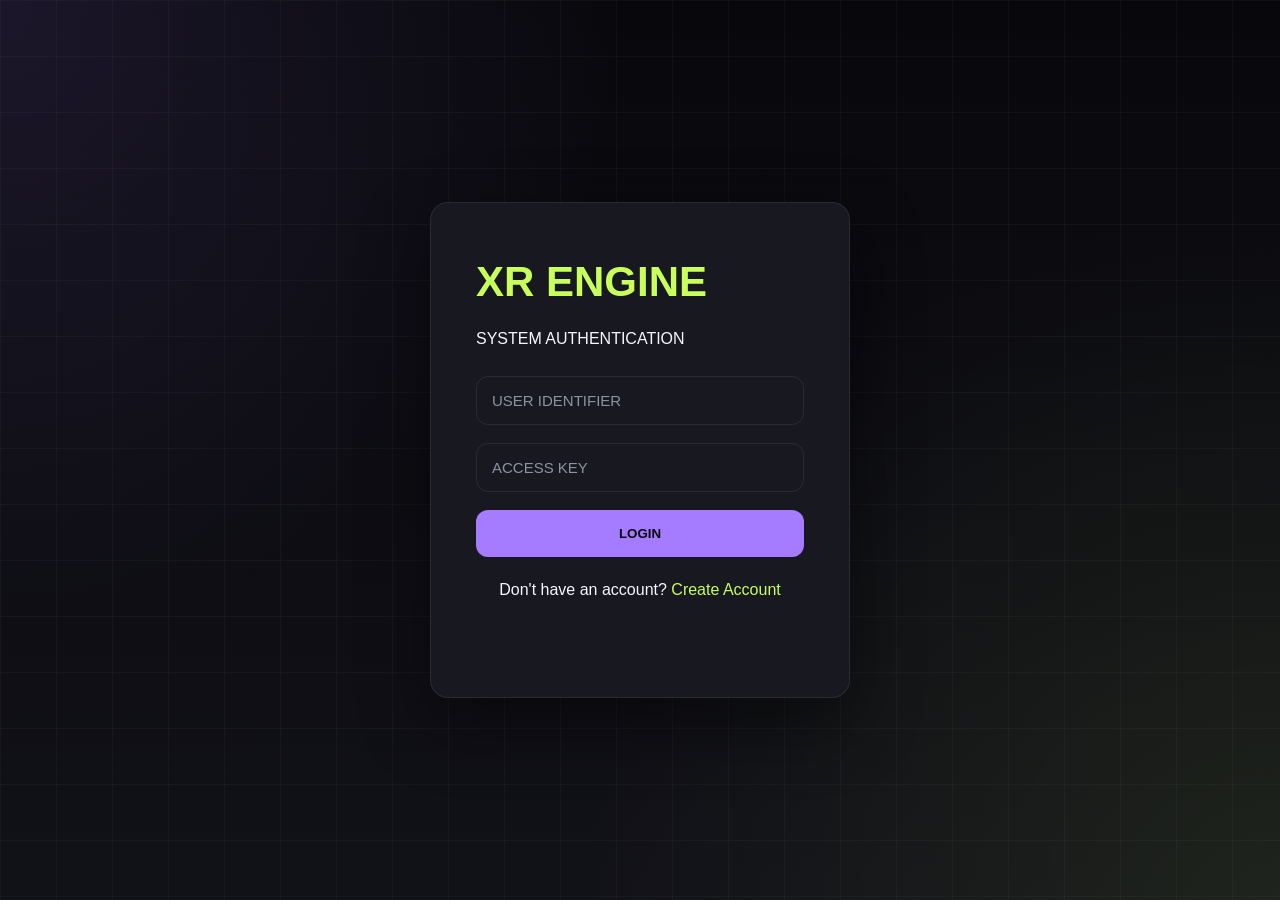
<file: frontend/pages/login.html>
<!DOCTYPE html>
<html lang="en">

<head>

<meta charset="UTF-8">
<meta name="viewport" content="width=device-width, initial-scale=1.0">

<title>XR Login</title>

<link rel="stylesheet" href="../css/style.css">
<link rel="stylesheet" href="../css/components.css">
<link rel="stylesheet" href="../css/animations.css">
<link rel="stylesheet" href="../css/auth.css">

<link href="https://fonts.googleapis.com/css2?family=JetBrains+Mono:wght@300;400;500;700&display=swap" rel="stylesheet">

</head>
<script src="../js/theme.js"></script>
<body class="auth-body">

<div class="noise-layer"></div>
<div class="grid-layer"></div>

<div class="auth-card">

<h1>XR ENGINE</h1>

<p>SYSTEM AUTHENTICATION</p>

<input
id="loginEmail"
type="email"
placeholder="USER IDENTIFIER">

<input
id="loginPassword"
type="password"
placeholder="ACCESS KEY">

<button id="loginBtn">

LOGIN

</button>

<p class="auth-link">

Don't have an account?

<a href="signup.html">

Create Account

</a>

</p>

<div id="authStatus"></div>

</div>

<script src="../js/auth.js"></script>

</body>

</html>
</file>
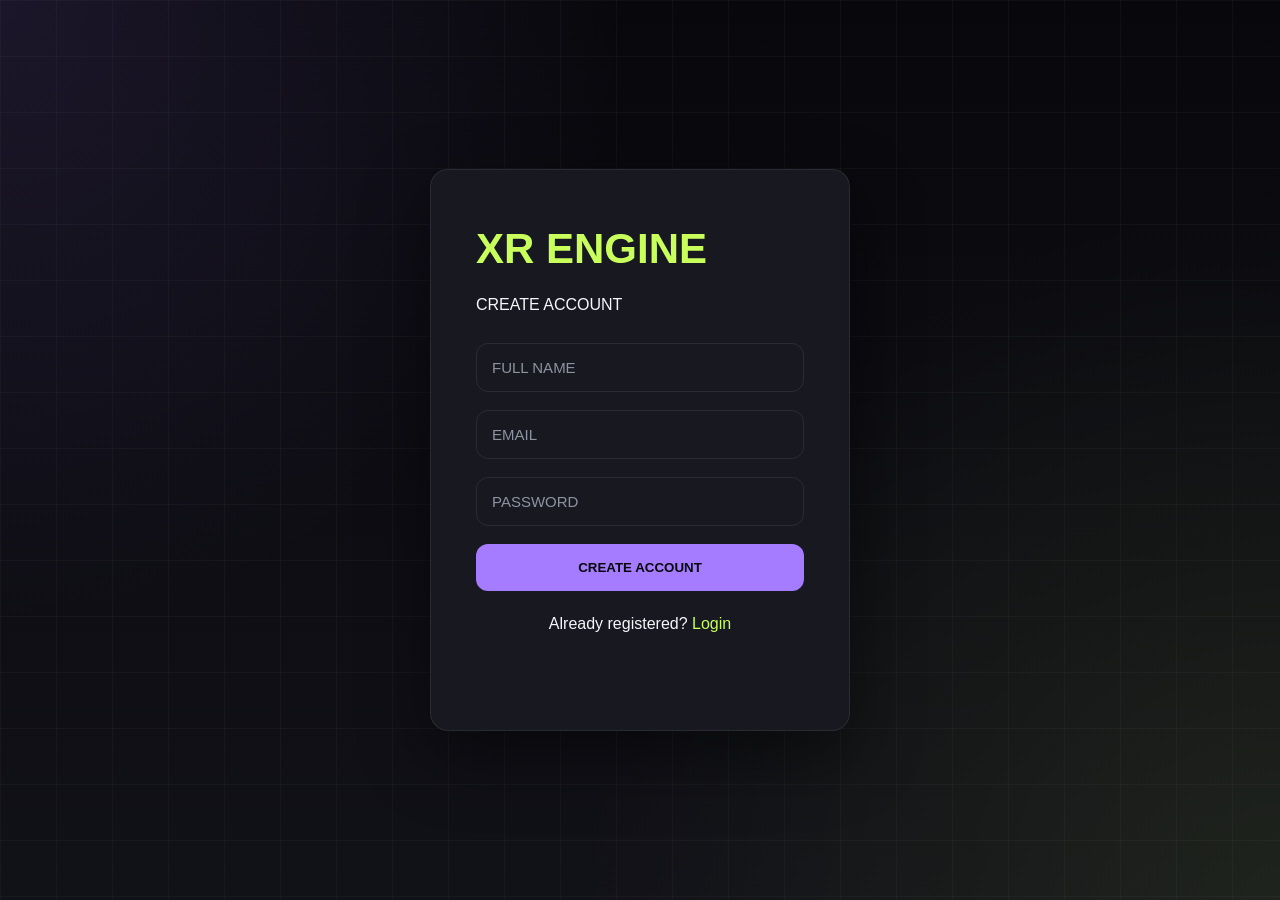
<file: frontend/pages/signup.html>
<!DOCTYPE html>
<html lang="en">

<head>

<meta charset="UTF-8">

<title>Create Account</title>

<link rel="stylesheet" href="../css/style.css">
<link rel="stylesheet" href="../css/auth.css">

<link href="https://fonts.googleapis.com/css2?family=JetBrains+Mono:wght@300;400;500;700&display=swap" rel="stylesheet">

</head>
<script src="../js/theme.js"></script>
<body class="auth-body">

<div class="noise-layer"></div>
<div class="grid-layer"></div>

<div class="auth-card">

<h1>XR ENGINE</h1>

<p>CREATE ACCOUNT</p>

<input
id="signupName"
placeholder="FULL NAME">

<input
id="signupEmail"
type="email"
placeholder="EMAIL">

<input
id="signupPassword"
type="password"
placeholder="PASSWORD">

<button
id="signupBtn">

CREATE ACCOUNT

</button>

<p class="auth-link">

Already registered?

<a href="login.html">

Login

</a>

</p>

<div id="authStatus"></div>

</div>

<script src="../js/auth.js"></script>

</body>

</html>
</file>
<file: frontend/css/style.css>
/*=========================================================
                COGNIS UI SYSTEM
=========================================================*/

:root{

    /* ========= COLORS ========= */

    --bg:#08080C;
    --bg-secondary:#111118;

    --surface:#181821;
    --surface-hover:#21212D;

    --glass:rgba(18,18,25,.72);
    --glass-border:rgba(255,255,255,.08);

    --primary:#A57CFF;
    --accent:#C8FF5B;

    --danger:#FF647C;
    --warning:#FBBF24;
    --success:#4ADE80;

    --text:#F5F7FA;
    --text-light:#D2D5DB;
    --text-muted:#8D93A1;

    --border:rgba(255,255,255,.08);
    --grid:rgba(255,255,255,.03);

    /* ========= TYPOGRAPHY ========= */

    --font-ui:"Inter",sans-serif;
    --font-mono:"JetBrains Mono",monospace;

    --fs-hero:56px;
    --fs-section:40px;
    --fs-card:24px;
    --fs-subtitle:20px;
    --fs-body:16px;
    --fs-small:14px;
    --fs-caption:12px;

    /* ========= SPACING ========= */

    --space-1:4px;
    --space-2:8px;
    --space-3:12px;
    --space-4:16px;
    --space-5:24px;
    --space-6:32px;
    --space-7:48px;
    --space-8:64px;
    --space-9:96px;

    /* ========= RADIUS ========= */

    --radius-sm:12px;
    --radius-md:16px;
    --radius-lg:22px;
    --radius-xl:28px;

    /* Keep compatibility with existing code */

    --radius:var(--radius-lg);

    /* ========= SHADOWS ========= */

    --shadow-sm:
        0 6px 18px rgba(0,0,0,.18);

    --shadow-md:
        0 14px 32px rgba(0,0,0,.28);

    --shadow-lg:
        0 25px 70px rgba(0,0,0,.45);

    /* Keep compatibility */

    --shadow:var(--shadow-lg);

    /* ========= TRANSITIONS ========= */

    --transition:.28s cubic-bezier(.4,0,.2,1);

}

/*=========================================================
LIGHT THEME
=========================================================*/
html[data-theme="light"]{

    --bg:#ECE6D4;
    --bg-secondary:#E3DCC5;

    --surface:#F7F4E9;
    --surface-hover:#EFE9D8;

    --glass:rgba(236,230,212,.82);
    --glass-border:rgba(157,157,140,.18);

    --primary:#4B4D39;
    --accent:#686775;

    --danger:#E54861;
    --warning:#D97706;
    --success:#16A34A;

    --text:#4B4D39;
    --text-light:#686775;
    --text-muted:#9D9D8C;

    --border:#D9D2B8;
    --grid:#E3DCC5;

    --shadow-sm:
        0 6px 16px rgba(75,77,57,.08);

    --shadow-md:
        0 14px 28px rgba(75,77,57,.12);

    --shadow-lg:
        0 18px 40px rgba(75,77,57,.10);

    --shadow:var(--shadow-lg);

}

/*=========================================================
                    RESET
=========================================================*/

*{

    margin:0;

    padding:0;

    box-sizing:border-box;

}

*::before,
*::after{

    box-sizing:border-box;

}

html{

    scroll-behavior:smooth;

}

body{

    min-height:100vh;

    overflow-x:hidden;

    background:var(--bg);

    color:var(--text);

    font-family:var(--font-ui);
    font-size:var(--fs-body);
    line-height:1.6;
    color:var(--text);
    background:var(--bg);

    transition:

        background .35s,

        color .35s;

    position:relative;

}

a{

color:inherit;

text-decoration:none;

transition:var(--transition);



}

img{

display:block;

max-width:100%;

height:auto;

}

button{

    border:none;

    outline:none;

    background:none;

    cursor:pointer;

    font-family:inherit;

}

input,
textarea,
select{

    font-family:inherit;

}

::selection{

    background:var(--primary);

    color:white;

}
/*=========================================================
            BACKGROUND
=========================================================*/

body::before{

    content:"";

    position:fixed;

    inset:0;

    z-index:-2;

    background:

        radial-gradient(circle at top left,
        rgba(165,124,255,.12),
        transparent 40%),

        radial-gradient(circle at bottom right,
        rgba(200,255,91,.08),
        transparent 45%),

        linear-gradient(
            180deg,
            var(--bg),
            var(--bg-secondary)
        );

}

html[data-theme="light"] body::before{

    background:

        radial-gradient(circle at top left,
        rgba(109,94,245,.08),
        transparent 45%),

        radial-gradient(circle at bottom right,
        rgba(15,157,122,.05),
        transparent 45%),

        linear-gradient(
            180deg,
            #F7F9FC,
            #EEF2F8
        );

}


/*=========================================================
                GRID
=========================================================*/

body::after{

    content:"";

    position:fixed;

    inset:0;

    z-index:-1;

    pointer-events:none;

    background-image:

        linear-gradient(
            var(--grid) 1px,
            transparent 1px
        ),

        linear-gradient(
            90deg,
            var(--grid) 1px,
            transparent 1px
        );

    background-size:56px 56px;

}
/*=========================================================
                    NAVBAR
=========================================================*/

nav{

    position:fixed !important;

    top:0 !important;

    left:0 !important;

    right:0 !important;

    width:100% !important;

    z-index:9999 !important;

    display:block !important;

    height:72px !important;

    max-height:72px !important;

    padding:0 !important;

    background:rgba(10,10,15,0.92) !important;

    backdrop-filter:blur(16px) !important;

    -webkit-backdrop-filter:blur(16px) !important;

    border-bottom:1px solid rgba(255,255,255,0.1) !important;

    transform:translateZ(0) !important;

    -webkit-transform:translateZ(0) !important;

    backface-visibility:hidden !important;

    -webkit-backface-visibility:hidden !important;

    transition:var(--transition);

}

/* HARDWARE STABILIZER: PREVENT HOVER FLUCTUATION ON ALL NAV ELEMENTS */
nav, nav *, nav a, nav button, nav div, nav span, nav h1, nav p {
    transform: none !important;
    -webkit-transform: none !important;
    animation: none !important;
    margin-top: 0 !important;
    margin-bottom: 0 !important;
}

nav a:hover, nav button:hover, nav *:hover {
    transform: none !important;
    -webkit-transform: none !important;
}



/*==========================
      DARK NAVBAR
==========================*/

html[data-theme="dark"] nav,
html:not([data-theme]) nav{

    background:rgba(8,8,12,.82);

    border-bottom:1px solid rgba(255,255,255,.05);

}

/*==========================
      LIGHT NAVBAR
==========================*/

html[data-theme="light"] nav{

    background:rgba(255,255,255,.85);

    border-bottom:1px solid #E7EBF1;

    box-shadow:

        0 10px 24px rgba(15,23,42,.05);

}


/*=========================================================
                    LOGO
=========================================================*/

.logo{

    display:flex;

    align-items:center;

    gap:20px;

}

.logo-square{

    width:56px;

    height:56px;

    border-radius:18px;

    display:flex;

    justify-content:center;

    align-items:center;

    font-size:30px;

    font-weight:700;

    transition:var(--transition);

}

/* DARK */

html[data-theme="dark"] .logo-square,
html:not([data-theme]) .logo-square{

    background:

        linear-gradient(
            145deg,
            #23232C,
            #18181F
        );

    border:1px solid rgba(255,255,255,.06);

    color:var(--accent);

    box-shadow:

        0 10px 30px rgba(0,0,0,.35);

}

/* LIGHT */

html[data-theme="light"] .logo-square{

    background:white;

    color:var(--primary);

    border:1px solid #E5E7EB;

    box-shadow:

        0 10px 24px rgba(15,23,42,.08);

}

.logo-text{

    display:flex;

    flex-direction:column;

    gap:6px;

}

.logo-title{

    font-size:2.2rem;

    letter-spacing:.28em;

    color:var(--accent);

    font-family:"VT323",monospace;

}

html[data-theme="light"] .logo-title{

    color:var(--primary);

}

.logo-subtitle{

    font-size:.76rem;

    color:var(--text-muted);

    letter-spacing:.45em;

    text-transform:uppercase;

}


/*=========================================================
                    NAV LINKS
=========================================================*/

.nav-links{

    display:flex;

    align-items:center;

    gap:42px;

}

.nav-links a{

    position:relative;

    font-size:.82rem;

    text-transform:uppercase;

    letter-spacing:.18em;

    color:var(--text-light);

    transition:var(--transition);

}

.nav-links a:hover{

    color:var(--accent);

}

html[data-theme="light"] .nav-links a:hover{

    color:var(--primary);

}

.nav-links a::after{

    content:"";

    position:absolute;

    left:0;

    bottom:-10px;

    width:0;

    height:2px;

    transition:.3s;

}

html[data-theme="dark"] .nav-links a::after,
html:not([data-theme]) .nav-links a::after{

    background:var(--accent);

}

html[data-theme="light"] .nav-links a::after{

    background:var(--primary);

}

.nav-links a:hover::after{

    width:100%;

}


/*=========================================================
                THEME BUTTON
=========================================================*/

#themeToggle{

    width:64px;

    height:64px;

    border-radius:20px;

    display:flex;

    align-items:center;

    justify-content:center;

    font-size:1.35rem;

    transition:var(--transition);

}

/* DARK */

html[data-theme="dark"] #themeToggle,
html:not([data-theme]) #themeToggle{

    background:#141419;

    border:1px solid rgba(255,255,255,.06);

    color:var(--accent);

}

/* LIGHT */

html[data-theme="light"] #themeToggle{

    background:white;

    border:1px solid #E7EBF1;

    color:var(--primary);

    box-shadow:

        0 10px 20px rgba(15,23,42,.08);

}

#themeToggle:hover{

    transform:translateY(-3px) rotate(8deg);

}
/*=========================================================
                        HERO
=========================================================*/

.hero{

    position:relative;

    display:grid;

    grid-template-columns:1.05fr .95fr;

    align-items:center;

    gap:90px;

    padding:90px 8%;

    min-height:calc(100vh - 88px);

}


/*=========================================================
                    HERO CONTENT
=========================================================*/

.hero-content{

    position:relative;

    z-index:2;

}

.hero-badge{

    display:inline-flex;

    align-items:center;

    gap:12px;

    padding:12px 22px;

    border-radius:999px;

    font-size:.75rem;

    letter-spacing:.18em;

    text-transform:uppercase;

    margin-bottom:34px;

    transition:var(--transition);

}

/* DARK */

html[data-theme="dark"] .hero-badge,
html:not([data-theme]) .hero-badge{

    background:rgba(200,255,91,.08);

    border:1px solid rgba(200,255,91,.18);

    color:var(--accent);

}

/* LIGHT */

html[data-theme="light"] .hero-badge{

    background:#F3F0FF;

    border:1px solid #DCD5FF;

    color:var(--primary);

}


/*=========================================================
                    TITLE
=========================================================*/

.hero-title{

    font-family:"VT323",monospace;

    font-size:clamp(5rem,8vw,7rem);

    line-height:.88;

    letter-spacing:.05em;

    margin-bottom:34px;

}

.hero-title span{

    display:block;

}

/* DARK */

html[data-theme="dark"] .hero-title,
html:not([data-theme]) .hero-title{

    color:white;

}

html[data-theme="dark"] .hero-title .highlight,
html:not([data-theme]) .hero-title .highlight{

    color:var(--accent);

}

/* LIGHT */

html[data-theme="light"] .hero-title{

    color:#141824;

}

html[data-theme="light"] .hero-title .highlight{

    color:var(--primary);

}


/*=========================================================
                DESCRIPTION
=========================================================*/

.hero-description{

    max-width:640px;

    font-size:1rem;

    line-height:2.1;

    color:var(--text-muted);

    margin-bottom:42px;

}


/*=========================================================
                BUTTON GROUP
=========================================================*/

.hero-buttons{

    display:flex;

    gap:22px;

    flex-wrap:wrap;

}


/*=========================================================
                PRIMARY BUTTON
=========================================================*/

.primary-button{}

/* DARK */

html[data-theme="dark"] .primary-btn,
html:not([data-theme]) .primary-btn{

    background:linear-gradient(
        135deg,
        #A57CFF,
        #C8FF5B
    );

    color:#111;

    box-shadow:

        0 20px 50px rgba(165,124,255,.28);

}

/* LIGHT */

html[data-theme="light"] .primary-btn{

    background:linear-gradient(
        135deg,
        #6D5EF5,
        #7F72FF
    );

    color:white;

    box-shadow:

        0 16px 34px rgba(109,94,245,.18);

}

.primary-btn:hover,
.primary-button:hover,
.scan-button:hover,
.quiz-btn:hover{

transform:translateY(-3px);

box-shadow:var(--shadow-md);

}


/*=========================================================
            SECONDARY BUTTON
=========================================================*/

.btn-secondary{

background:transparent;

border:1px solid var(--glass-border);

color:var(--text);

}

/* DARK */

html[data-theme="dark"] .secondary-btn,
html:not([data-theme]) .secondary-btn{

    background:var(--surface);

    border:1px solid rgba(255,255,255,.08);

    color:white;

}

/* LIGHT */

html[data-theme="light"] .secondary-btn{

    background:white;

    border:1px solid #E5E7EB;

    color:#111827;

    box-shadow:

        0 10px 24px rgba(15,23,42,.08);

}

.btn-secondary:hover{

background:var(--surface-hover);

}


/*=========================================================
                    HERO VISUAL
=========================================================*/

.hero-visual{

    position:relative;

    display:flex;

    justify-content:center;

    align-items:center;

}


/*=========================================================
            FLOATING DECORATION
=========================================================*/

.glow-circle{

    position:absolute;

    width:520px;

    height:520px;

    border-radius:50%;

    filter:blur(90px);

    animation:floatGlow 8s ease-in-out infinite;

}

/* DARK */

html[data-theme="dark"] .glow-circle,
html:not([data-theme]) .glow-circle{

    background:

        radial-gradient(circle,

        rgba(165,124,255,.28),

        transparent 72%);

}

/* LIGHT */

html[data-theme="light"] .glow-circle{

    background:

        radial-gradient(circle,

        rgba(109,94,245,.10),

        transparent 70%);

}


/*=========================================================
            HERO TERMINAL
=========================================================*/

.hero-window{

    position:relative;

    width:100%;

    max-width:620px;

    min-height:520px;

    border-radius:28px;

    overflow:hidden;

    transition:var(--transition);

}

/* DARK */

html[data-theme="dark"] .hero-window,
html:not([data-theme]) .hero-window{

    background:#111116;

    border:1px solid rgba(255,255,255,.06);

    box-shadow:

        0 35px 80px rgba(0,0,0,.5);

}

/* LIGHT */

html[data-theme="light"] .hero-window{

    background:white;

    border:1px solid #E7EBF1;

    box-shadow:

        0 24px 60px rgba(15,23,42,.10);

}
/*=========================================================
            HERO BUTTONS
=========================================================*/

.primary-btn,
.primary-button,
.scan-button,
.quiz-btn.primary{

display:inline-flex;

align-items:center;

justify-content:center;

gap:14px;

padding:18px 34px;

border-radius:var(--radius-md);

font-family:var(--font-ui);

font-size:var(--fs-body);

font-weight:600;

letter-spacing:.04em;

transition:var(--transition);

cursor:pointer;

}

/* DARK */

html[data-theme="dark"] .primary-button,
html:not([data-theme]) .primary-button{

    background:linear-gradient(
        135deg,
        var(--primary),
        var(--accent)
    );

    color:#111;

}

/* LIGHT */

html[data-theme="light"] .primary-button{

    background:linear-gradient(
        135deg,
        var(--primary),
        var(--accent)
    );

    color:white;

}

.secondary-button,
.secondary-btn{

display:inline-flex;

align-items:center;

justify-content:center;

gap:12px;

padding:18px 34px;

border-radius:var(--radius-md);

font-family:var(--font-ui);

font-size:var(--fs-body);

font-weight:600;

transition:var(--transition);

}

/* DARK */

html[data-theme="dark"] .secondary-button,
html:not([data-theme]) .secondary-button{

    background:var(--surface);

    border:1px solid rgba(255,255,255,.08);

    color:var(--text);

}

/* LIGHT */

html[data-theme="light"] .secondary-button{

    background:var(--surface);

    border:1px solid var(--border);

    color:var(--text);

}

.secondary-button:hover,
.secondary-btn:hover{

transform:translateY(-3px);

}

.status-chip{

    display:inline-flex;

    align-items:center;

    justify-content:center;

    padding:10px 22px;

    border-radius:999px;

    font-size:.78rem;

    text-transform:uppercase;

    letter-spacing:.18em;

}

/* DARK */

html[data-theme="dark"] .status-chip,
html:not([data-theme]) .status-chip{

    background:rgba(200,255,91,.08);

    color:var(--accent);

    border:1px solid rgba(200,255,91,.18);

}

/* LIGHT */

html[data-theme="light"] .status-chip{

    background:rgba(75,77,57,.08);

    color:var(--primary);

    border:1px solid rgba(75,77,57,.18);

}

/*=========================================================
            HERO TERMINAL WINDOW
=========================================================*/

.terminal-window{

    border-radius:20px;

    overflow:hidden;

    transition:var(--transition);

}

/* DARK */

html[data-theme="dark"] .terminal-window,
html:not([data-theme]) .terminal-window{

    background:#0D0D12;

    border:1px solid rgba(255,255,255,.08);

    box-shadow:
        0 25px 60px rgba(0,0,0,.4);

}

/* LIGHT */

html[data-theme="light"] .terminal-window{

    background:var(--surface);

    border:1px solid var(--border);

    box-shadow:
        0 20px 50px rgba(75,77,57,.10);

}

.terminal-header{

    display:flex;

    align-items:center;

    gap:10px;

    padding:16px 20px;

}

/* DARK */

html[data-theme="dark"] .terminal-header,
html:not([data-theme]) .terminal-header{

    border-bottom:1px solid rgba(255,255,255,.08);

}

/* LIGHT */

html[data-theme="light"] .terminal-header{

    border-bottom:1px solid var(--border);

}

.terminal-dot{

    width:12px;

    height:12px;

    border-radius:50%;

    display:inline-block;

}

.terminal-dot.red{ background:#FF5F57; }
.terminal-dot.yellow{ background:#FFBD2E; }
.terminal-dot.green{ background:#28C840; }

.terminal-title{

    margin-left:8px;

    font-size:.78rem;

    letter-spacing:.08em;

}

/* DARK */

html[data-theme="dark"] .terminal-title,
html:not([data-theme]) .terminal-title{

    color:var(--text-muted);

}

/* LIGHT */

html[data-theme="light"] .terminal-title{

    color:var(--text-muted);

}

.terminal-window{

    border-radius:20px;

    height:220px !important;

    max-height:220px !important;

    display:flex !important;

    flex-direction:column !important;

    overflow:hidden !important;

    transition:var(--transition);

}

/* DARK */

html[data-theme="dark"] .terminal-window,
html:not([data-theme]) .terminal-window{

    background:#0D0D12;

    border:1px solid rgba(255,255,255,.08);

    box-shadow:
        0 25px 60px rgba(0,0,0,.4);

}

/* LIGHT */

html[data-theme="light"] .terminal-window{

    background:var(--surface);

    border:1px solid var(--border);

    box-shadow:
        0 20px 50px rgba(75,77,57,.10);

}

.terminal-header{

    display:flex;

    align-items:center;

    gap:10px;

    padding:14px 20px;

    flex-shrink:0 !important;

}

/* DARK */

html[data-theme="dark"] .terminal-header,
html:not([data-theme]) .terminal-header{

    border-bottom:1px solid rgba(255,255,255,.08);

}

/* LIGHT */

html[data-theme="light"] .terminal-header{

    border-bottom:1px solid var(--border);

}

.terminal-dot{

    width:12px;

    height:12px;

    border-radius:50%;

    display:inline-block;

}

.terminal-dot.red{ background:#FF5F57; }
.terminal-dot.yellow{ background:#FFBD2E; }
.terminal-dot.green{ background:#28C840; }

.terminal-title{

    margin-left:8px;

    font-size:.78rem;

    letter-spacing:.08em;

}

/* DARK */

html[data-theme="dark"] .terminal-title,
html:not([data-theme]) .terminal-title{

    color:var(--text-muted);

}

/* LIGHT */

html[data-theme="light"] .terminal-title{

    color:var(--text-muted);

}

.terminal-body{

    padding:16px 20px;

    flex-grow:1 !important;

    height:160px !important;

    max-height:160px !important;

    overflow-y:auto !important;

    overflow-x:hidden !important;

    font-size:0.88rem;

    line-height:1.7;

    scroll-behavior:smooth;

}


.terminal-body::-webkit-scrollbar {
    width: 5px;
}
.terminal-body::-webkit-scrollbar-track {
    background: rgba(0, 0, 0, 0.2);
    border-radius: 4px;
}
.terminal-body::-webkit-scrollbar-thumb {
    background: rgba(197, 255, 107, 0.3);
    border-radius: 4px;
}
.terminal-body::-webkit-scrollbar-thumb:hover {
    background: rgba(197, 255, 107, 0.6);
}


/* DARK */

html[data-theme="dark"] #terminal-output,
html:not([data-theme]) #terminal-output{

    color:var(--text-light);

}

/* LIGHT */

html[data-theme="light"] #terminal-output{

    color:var(--text);

}

.stream-line{

    color:var(--text-muted);

    padding:2px 0;

}

/*=========================================================
            SCANNER PANEL LABEL / FLOATING CARDS
=========================================================*/

.panel-top{

    display:flex;

    align-items:center;

    justify-content:space-between;

    margin-bottom:20px;

    font-size:.85rem;

    letter-spacing:.1em;

    text-transform:uppercase;

}

/* DARK */

html[data-theme="dark"] .panel-top,
html:not([data-theme]) .panel-top{

    color:var(--text-muted);

}

/* LIGHT */

html[data-theme="light"] .panel-top{

    color:var(--text-muted);

}

.floating-card{

    padding:14px 22px;

    border-radius:14px;

    font-size:.8rem;

    letter-spacing:.08em;

    text-transform:uppercase;

}

/* DARK */

html[data-theme="dark"] .floating-card,
html:not([data-theme]) .floating-card{

    background:#14141C;

    border:1px solid rgba(255,255,255,.08);

    color:var(--text-light);

    box-shadow:
        0 16px 34px rgba(0,0,0,.35);

}

/* LIGHT */

html[data-theme="light"] .floating-card{

    background:var(--surface);

    border:1px solid var(--border);

    color:var(--text);

    box-shadow:
        0 16px 34px rgba(75,77,57,.12);

}

/*=========================================================
                    FEATURES
=========================================================*/

.features{

    padding:120px 8%;

    position:relative;

}

.section-header{

    max-width:760px;

    margin:0 auto 70px;

    text-align:center;

}

.section-tag{

    display:inline-flex;

    align-items:center;

    justify-content:center;

    padding:10px 22px;

    border-radius:999px;

    font-size:.78rem;

    text-transform:uppercase;

    letter-spacing:.18em;

    margin-bottom:24px;

}

/* DARK */

html[data-theme="dark"] .section-tag,
html:not([data-theme]) .section-tag{

    background:rgba(200,255,91,.08);

    color:var(--accent);

    border:1px solid rgba(200,255,91,.18);

}

/* LIGHT */

html[data-theme="light"] .section-tag{

    background:#F2F4FF;

    color:var(--primary);

    border:1px solid #D7D9FF;

}

.section-title{

    font-family:"VT323",monospace;

    font-size:clamp(3.5rem,6vw,5rem);

    line-height:1;

    margin-bottom:24px;

    color:var(--text);

}

.section-description{

    color:var(--text-muted);

    line-height:2;

    font-size:1rem;

}


/*=========================================================
                FEATURE GRID
=========================================================*/

.feature-grid{

    display:grid;

    grid-template-columns:repeat(auto-fit,minmax(320px,1fr));

    gap:34px;

}


/*=========================================================
                FEATURE CARD
=========================================================*/

.feature-card{

    position:relative;

    overflow:hidden;

    border-radius:28px;

    padding:38px;

    transition:var(--transition);

}

/* DARK */

html[data-theme="dark"] .feature-card,
html:not([data-theme]) .feature-card{

    background:linear-gradient(

        180deg,

        rgba(26,26,36,.95),

        rgba(18,18,24,.95)

    );

    border:1px solid rgba(255,255,255,.06);

    box-shadow:

        0 28px 60px rgba(0,0,0,.35);

}

/* LIGHT */

html[data-theme="light"] .feature-card{

    background:#FFFFFF;

    border:1px solid #E7EBF1;

    box-shadow:

        0 16px 36px rgba(15,23,42,.08);

}


/*=========================================================
                HOVER EFFECT
=========================================================*/

.feature-card:hover{

    transform:translateY(-10px);

}

/* DARK */

html[data-theme="dark"] .feature-card:hover,
html:not([data-theme]) .feature-card:hover{

    border-color:rgba(200,255,91,.35);

    box-shadow:

        0 40px 90px rgba(0,0,0,.45);

}

/* LIGHT */

html[data-theme="light"] .feature-card:hover{

    border-color:#C8CCFF;

    box-shadow:

        0 24px 50px rgba(15,23,42,.12);

}


/*=========================================================
                    ICON
=========================================================*/

.feature-icon{

    width:74px;

    height:74px;

    border-radius:22px;

    display:flex;

    align-items:center;

    justify-content:center;

    margin-bottom:30px;

    transition:var(--transition);

}

/* DARK */

html[data-theme="dark"] .feature-icon,
html:not([data-theme]) .feature-icon{

    background:

        linear-gradient(

            145deg,

            rgba(165,124,255,.18),

            rgba(200,255,91,.08)

        );

    border:1px solid rgba(255,255,255,.05);

    color:var(--accent);

}

/* LIGHT */

html[data-theme="light"] .feature-icon{

    background:#F3F5FF;

    border:1px solid #DDE3FF;

    color:var(--primary);

}

.feature-card:hover .feature-icon{

    transform:rotate(-8deg) scale(1.08);

}


/*=========================================================
                FEATURE TITLE
=========================================================*/

.feature-card h3{

    font-size:1.6rem;

    margin-bottom:18px;

    color:var(--text);

    font-weight:700;

}


/*=========================================================
            FEATURE DESCRIPTION
=========================================================*/

.feature-card p{

    color:var(--text-muted);

    line-height:2;

    margin-bottom:30px;

}


/*=========================================================
                FEATURE LINK
=========================================================*/

.feature-link{

    display:inline-flex;

    align-items:center;

    gap:12px;

    font-weight:600;

    transition:var(--transition);

}

/* DARK */

html[data-theme="dark"] .feature-link,
html:not([data-theme]) .feature-link{

    color:var(--accent);

}

/* LIGHT */

html[data-theme="light"] .feature-link{

    color:var(--primary);

}

.feature-link:hover{

    gap:18px;

}


/*=========================================================
            CARD HIGHLIGHT
=========================================================*/

.feature-card::before{

    content:"";

    position:absolute;

    width:220px;

    height:220px;

    border-radius:50%;

    top:-100px;

    right:-100px;

    opacity:.35;

    transition:.4s;

}

/* DARK */

html[data-theme="dark"] .feature-card::before,
html:not([data-theme]) .feature-card::before{

    background:

        radial-gradient(

            circle,

            rgba(165,124,255,.28),

            transparent

        );

}

/* LIGHT */

html[data-theme="light"] .feature-card::before{

    background:

        radial-gradient(

            circle,

            rgba(109,94,245,.10),

            transparent

        );

}

.feature-card:hover::before{

    transform:scale(1.15);

}
/*=========================================================
                    SCANNER SECTION
=========================================================*/

.scanner-section{

    padding:120px 8%;

    position:relative;

}

.scanner-layout{

    display:grid;

    grid-template-columns:1fr 420px;

    gap:40px;

    align-items:stretch;

}


/*=========================================================
                SCANNER WINDOW
=========================================================*/

.scanner-window{

    position:relative;

    overflow:hidden;

    border-radius:30px;

    transition:var(--transition);

}

/* DARK */

html[data-theme="dark"] .scanner-window,
html:not([data-theme]) .scanner-window{

    background:linear-gradient(
        180deg,
        #111117,
        #181822
    );

    border:1px solid rgba(255,255,255,.06);

    box-shadow:

        0 40px 90px rgba(0,0,0,.45);

}

/* LIGHT */

html[data-theme="light"] .scanner-window{

    background:#FFFFFF;

    border:1px solid #E7EBF1;

    box-shadow:

        0 24px 60px rgba(15,23,42,.08);

}


/*=========================================================
                WINDOW HEADER
=========================================================*/

.window-header{

    display:flex;

    justify-content:space-between;

    align-items:center;

    padding:22px 28px;

    border-bottom:1px solid var(--border);

}

.window-title{

    display:flex;

    align-items:center;

    gap:14px;

    font-size:.9rem;

    font-weight:600;

    letter-spacing:.12em;

    text-transform:uppercase;

    color:var(--text);

}

.window-controls{

    display:flex;

    gap:10px;

}

.window-dot{

    width:12px;

    height:12px;

    border-radius:50%;

}

.window-dot.red{

    background:#FF5F57;

}

.window-dot.yellow{

    background:#FFBD2E;

}

.window-dot.green{

    background:#28C840;

}


/*=========================================================
                GRAPH AREA
=========================================================*/

.graph-area{

    position:relative;

    height:620px;

    overflow:hidden;

}


/*=========================================================
                SCANNER GRID
=========================================================*/

.graph-area::before{

    content:"";

    position:absolute;

    inset:0;

    background-image:

        linear-gradient(
            var(--grid) 1px,
            transparent 1px
        ),

        linear-gradient(
            90deg,
            var(--grid) 1px,
            transparent 1px
        );

    background-size:42px 42px;

    pointer-events:none;

}


/*=========================================================
                SCAN LINE
=========================================================*/

.scan-line{

    position:absolute;

    left:0;

    width:100%;

    height:4px;

    background:linear-gradient(
        90deg,
        transparent,
        var(--accent),
        transparent
    );

    box-shadow:

        0 0 30px var(--accent);

    animation:scanMove 5s linear infinite;

}


/*=========================================================
                FLOATING PANEL
=========================================================*/

.scan-panel{

padding:var(--space-6);

border-radius:var(--radius-xl);

transition:var(--transition);

}

/* DARK */

html[data-theme="dark"] .scan-panel,
html:not([data-theme]) .scan-panel{

    background:linear-gradient(
        180deg,
        rgba(25,25,34,.95),
        rgba(18,18,24,.95)
    );

    border:1px solid rgba(255,255,255,.06);

}

/* LIGHT */

html[data-theme="light"] .scan-panel{

    background:white;

    border:1px solid #E6EAF0;

    box-shadow:

        0 20px 50px rgba(15,23,42,.08);

}


/*=========================================================
                    INPUTS
=========================================================*/

.scan-panel label{

    display:block;

    margin-bottom:10px;

    font-size:.8rem;

    letter-spacing:.12em;

    text-transform:uppercase;

    color:var(--text-muted);

}

.scan-panel input{

width:100%;

padding:16px 18px;

margin-bottom:var(--space-5);

border-radius:var(--radius-md);

background:var(--surface);

border:1px solid var(--border);

color:var(--text);

font-family:var(--font-ui);

transition:var(--transition);

}
.glass{

background:var(--glass);

border:1px solid var(--glass-border);

backdrop-filter:blur(16px);

border-radius:var(--radius-lg);

box-shadow:var(--shadow-sm);

}
section{

padding:96px 0;

}
.mt-1{margin-top:var(--space-1);}
.mt-2{margin-top:var(--space-2);}
.mt-3{margin-top:var(--space-3);}
.mt-4{margin-top:var(--space-4);}
.mt-5{margin-top:var(--space-5);}

.mb-1{margin-bottom:var(--space-1);}
.mb-2{margin-bottom:var(--space-2);}
.mb-3{margin-bottom:var(--space-3);}
.mb-4{margin-bottom:var(--space-4);}
.mb-5{margin-bottom:var(--space-5);}
.container{

width:min(1180px,92%);

margin-inline:auto;

}
.flex{
display:flex;
}

.flex-center{

display:flex;

align-items:center;

justify-content:center;

}

.flex-between{

display:flex;

align-items:center;

justify-content:space-between;

}
.grid{

display:grid;

gap:var(--space-6);

}
/* DARK */



/* LIGHT */


.scan-panel input:focus{

    outline:none;

    border-color:var(--primary);

}


/*=========================================================
                SCAN BUTTON
=========================================================*/

.scan-button{

}

/* DARK */

html[data-theme="dark"] .scan-button,
html:not([data-theme]) .scan-button{

    background:linear-gradient(
        135deg,
        var(--primary),
        var(--accent)
    );

    color:#111;

}

/* LIGHT */

html[data-theme="light"] .scan-button{

    background:linear-gradient(
        135deg,
        #6D5EF5,
        #8B7EFF
    );

    color:white;

}


/*=========================================================
                STATUS BOXES
=========================================================*/

.status-grid{

    display:grid;

    grid-template-columns:1fr 1fr;

    gap:16px;

    margin-top:28px;

}

.status-card{

padding:22px;

border-radius:var(--radius-md);

transition:var(--transition);

}

/* DARK */

html[data-theme="dark"] .status-card,
html:not([data-theme]) .status-card{

    background:#171720;

    border:1px solid rgba(255,255,255,.06);

}

/* LIGHT */

html[data-theme="light"] .status-card{

    background:#F8FAFD;

    border:1px solid #E8EDF4;

}

.status-label{

    font-size:.72rem;

    text-transform:uppercase;

    letter-spacing:.15em;

    color:var(--text-muted);

    margin-bottom:12px;

}

.status-value{

    font-size:2rem;

    font-weight:700;

    color:var(--accent);

}

html[data-theme="light"] .status-value{

    color:var(--primary);

}


/*=========================================================
                SCAN ANIMATION
=========================================================*/

@keyframes scanMove{

    from{

        top:0;

    }

    to{

        top:100%;

    }

}
/*=========================================================
                    DASHBOARD
=========================================================*/

.dashboard{

    padding:120px 8%;

    position:relative;

}

.dashboard-grid{

    display:grid;

    grid-template-columns:repeat(auto-fit,minmax(280px,1fr));

    gap:30px;

}


/*=========================================================
                DASHBOARD CARD
=========================================================*/

.dashboard-card{

position:relative;

overflow:hidden;

padding:34px;

border-radius:var(--radius-xl);

transition:var(--transition);

}

/* DARK */

html[data-theme="dark"] .dashboard-card,
html:not([data-theme]) .dashboard-card{

    background:linear-gradient(
        180deg,
        rgba(24,24,33,.96),
        rgba(16,16,23,.96)
    );

    border:1px solid rgba(255,255,255,.06);

    box-shadow:

        0 26px 60px rgba(0,0,0,.38);

}

/* LIGHT */

html[data-theme="light"] .dashboard-card{

    background:#FFFFFF;

    border:1px solid #E7EBF1;

    box-shadow:

        0 18px 40px rgba(15,23,42,.08);

}

.dashboard-card:hover{

    transform:translateY(-8px);

}


/*=========================================================
                CARD TOP
=========================================================*/

.dashboard-top{

    display:flex;

    justify-content:space-between;

    align-items:center;

    margin-bottom:28px;

}

.dashboard-icon{

    width:64px;

    height:64px;

    border-radius:18px;

    display:flex;

    justify-content:center;

    align-items:center;

    font-size:26px;

}

/* DARK */

html[data-theme="dark"] .dashboard-icon,
html:not([data-theme]) .dashboard-icon{

    background:

        linear-gradient(
            145deg,
            rgba(165,124,255,.18),
            rgba(200,255,91,.08)
        );

    color:var(--accent);

}

/* LIGHT */

html[data-theme="light"] .dashboard-icon{

    background:#EEF2FF;

    color:var(--primary);

}


/*=========================================================
                    TITLE
=========================================================*/

.dashboard-label{

    font-size:.75rem;

    text-transform:uppercase;

    letter-spacing:.18em;

    color:var(--text-muted);

}


/*=========================================================
                    VALUE
=========================================================*/

.dashboard-value{

    margin-top:18px;

    font-size:3rem;

    font-weight:700;

    line-height:1;

}

/* DARK */

html[data-theme="dark"] .dashboard-value,
html:not([data-theme]) .dashboard-value{

    color:var(--accent);

}

/* LIGHT */

html[data-theme="light"] .dashboard-value{

    color:var(--primary);

}


/*=========================================================
                    CHANGE
=========================================================*/

.dashboard-change{

    display:inline-flex;

    align-items:center;

    gap:8px;

    margin-top:24px;

    padding:8px 14px;

    border-radius:999px;

    font-size:.78rem;

    font-weight:600;

}

.dashboard-change.positive{

    background:rgba(34,197,94,.12);

    color:#22C55E;

}

.dashboard-change.negative{

    background:rgba(239,68,68,.12);

    color:#EF4444;

}


/*=========================================================
                LARGE ANALYTICS CARD
=========================================================*/

.analytics-card{

margin-top:36px;

overflow:hidden;

border-radius:var(--radius-xl);

transition:var(--transition);

}

/* DARK */

html[data-theme="dark"] .analytics-card,
html:not([data-theme]) .analytics-card{

    background:linear-gradient(
        180deg,
        rgba(18,18,26,.97),
        rgba(14,14,20,.97)
    );

    border:1px solid rgba(255,255,255,.06);

    box-shadow:

        0 35px 80px rgba(0,0,0,.45);

}

/* LIGHT */

html[data-theme="light"] .analytics-card{

    background:#FFFFFF;

    border:1px solid #E7EBF1;

    box-shadow:

        0 24px 60px rgba(15,23,42,.08);

}


/*=========================================================
                CHART HEADER
=========================================================*/

.analytics-header{

    display:flex;

    justify-content:space-between;

    align-items:center;

    padding:28px 34px;

    border-bottom:1px solid var(--border);

}

.analytics-title{

    font-size:1.25rem;

    font-weight:700;

    color:var(--text);

}

.analytics-subtitle{

    margin-top:8px;

    color:var(--text-muted);

    font-size:.9rem;

}


/*=========================================================
                    CHART
=========================================================*/

.analytics-body{

    padding:34px;

    min-height:420px;

}


/*=========================================================
                    MINI CARDS
=========================================================*/

.metric-grid{

    display:grid;

    grid-template-columns:repeat(4,1fr);

    gap:20px;

    margin-top:34px;

}

.metric-card{

    padding:22px;

    border-radius:18px;

    transition:var(--transition);

}

/* DARK */

html[data-theme="dark"] .metric-card,
html:not([data-theme]) .metric-card{

    background:#16161E;

    border:1px solid rgba(255,255,255,.05);

}

/* LIGHT */

html[data-theme="light"] .metric-card{

    background:#F8FAFD;

    border:1px solid #E8EDF4;

}

.metric-card:hover{

    transform:translateY(-5px);

}

.metric-title{

    font-size:.72rem;

    text-transform:uppercase;

    letter-spacing:.14em;

    color:var(--text-muted);

    margin-bottom:14px;

}

.metric-number{

    font-size:2rem;

    font-weight:700;

}

html[data-theme="dark"] .metric-number,
html:not([data-theme]) .metric-number{

    color:var(--accent);

}

html[data-theme="light"] .metric-number{

    color:var(--primary);

}


/*=========================================================
                RESPONSIVE
=========================================================*/

@media (max-width:1100px){

    .metric-grid{

        grid-template-columns:repeat(2,1fr);

    }

}

@media (max-width:768px){

    .dashboard-grid{

        grid-template-columns:1fr;

    }

    .metric-grid{

        grid-template-columns:1fr;

    }

    .dashboard-value{

        font-size:2.3rem;

    }

}
/*=========================================================
                        QUIZ
=========================================================*/

.quiz-section{

    padding:120px 8%;

    position:relative;

}

.quiz-container{

    max-width:1000px;

    margin:auto;

}


/*=========================================================
                    QUIZ CARD
=========================================================*/

.quiz-card{

overflow:hidden;

border-radius:var(--radius-xl);

transition:var(--transition);

}

/* DARK */

html[data-theme="dark"] .quiz-card,
html:not([data-theme]) .quiz-card{

    background:linear-gradient(
        180deg,
        rgba(20,20,28,.96),
        rgba(15,15,20,.96)
    );

    border:1px solid rgba(255,255,255,.06);

    box-shadow:

        0 35px 80px rgba(0,0,0,.42);

}

/* LIGHT */

html[data-theme="light"] .quiz-card{

    background:#FFFFFF;

    border:1px solid #E7EBF1;

    box-shadow:

        0 20px 50px rgba(15,23,42,.08);

}


/*=========================================================
                    QUIZ HEADER
=========================================================*/

.quiz-header{

    padding:34px 40px;

    border-bottom:1px solid var(--border);

}

.quiz-progress{

    display:flex;

    justify-content:space-between;

    align-items:center;

    margin-bottom:22px;

}

.quiz-number{

    font-size:.8rem;

    letter-spacing:.16em;

    text-transform:uppercase;

    color:var(--text-muted);

}

.quiz-score{

    font-weight:700;

}

html[data-theme="dark"] .quiz-score,
html:not([data-theme]) .quiz-score{

    color:var(--accent);

}

html[data-theme="light"] .quiz-score{

    color:var(--primary);

}


/*=========================================================
                PROGRESS BAR
=========================================================*/

.progress-track{

    width:100%;

    height:10px;

    border-radius:999px;

    overflow:hidden;

    background:var(--surface-hover);

}

.progress-fill{

    height:100%;

    width:40%;

    border-radius:999px;

    transition:.4s ease;

}

/* DARK */

html[data-theme="dark"] .progress-fill,
html:not([data-theme]) .progress-fill{

    background:linear-gradient(
        90deg,
        var(--primary),
        var(--accent)
    );

}

/* LIGHT */

html[data-theme="light"] .progress-fill{

    background:linear-gradient(
        90deg,
        #6D5EF5,
        #8A7DFF
    );

}


/*=========================================================
                    QUESTION
=========================================================*/

.quiz-body{

    padding:48px;

}

.question-title{

    font-size:2rem;

    line-height:1.6;

    color:var(--text);

    margin-bottom:40px;

}
.hero-description{

max-width:34rem;

font-size:18px;

line-height:1.9;

}
.hero-content::before{
content:"";
position:absolute;
width:420px;
height:420px;
left:-120px;
top:-80px;
background:radial-gradient(
circle,
rgba(165,124,255,.10),
transparent 70%
);
filter:blur(40px);
pointer-events:none;
z-index:-1;
}
.status-dot{
width:8px;
height:8px;
border-radius:999px;
background:var(--accent);
box-shadow:0 0 12px var(--accent);
display:inline-block;
margin-right:10px;
animation:statusPulse 1.5s infinite;
}

/*=========================================================
                    OPTIONS
=========================================================*/

.options{

    display:flex;

    flex-direction:column;

    gap:20px;

}

.option{

    display:flex;

    align-items:center;

    gap:20px;

    padding:22px 26px;

    border-radius:18px;

    transition:var(--transition);

    cursor:pointer;

}

/* DARK */

html[data-theme="dark"] .option,
html:not([data-theme]) .option{

    background:#181821;

    border:1px solid rgba(255,255,255,.06);

}

/* LIGHT */

html[data-theme="light"] .option{

    background:#F8FAFD;

    border:1px solid #E7EBF1;

}

.option:hover{

    transform:translateX(8px);

}

/* DARK */

html[data-theme="dark"] .option:hover,
html:not([data-theme]) .option:hover{

    border-color:rgba(200,255,91,.28);

}

/* LIGHT */

html[data-theme="light"] .option:hover{

    border-color:#BDBDFF;

}


/*=========================================================
                OPTION LETTER
=========================================================*/

.option-letter{

    width:46px;

    height:46px;

    border-radius:50%;

    display:flex;

    justify-content:center;

    align-items:center;

    font-weight:700;

    transition:var(--transition);

}

/* DARK */

html[data-theme="dark"] .option-letter,
html:not([data-theme]) .option-letter{

    background:rgba(165,124,255,.14);

    color:var(--accent);

}

/* LIGHT */

html[data-theme="light"] .option-letter{

    background:#EEF2FF;

    color:var(--primary);

}


/*=========================================================
                SELECTED
=========================================================*/

.option.active{

    transform:translateX(10px);

}
.feature-card{
    position:relative;
    overflow:hidden;
    transition:.45s ease;
}

.feature-card::before{
    content:attr(data-number);
    position:absolute;
    top:-20px;
    right:15px;

    font-size:90px;
    font-weight:900;

    opacity:.04;

    line-height:1;
}

.feature-card:hover{
    transform:translateY(-10px);
}

.feature-card::after{
    content:"";
    position:absolute;
    left:0;
    bottom:0;

    width:0;
    height:2px;

    background:var(--accent);

    transition:.4s;
}
.stat-card{

display:flex;

flex-direction:column;

justify-content:space-between;

min-height:220px;

padding:36px;

border-radius:28px;

background:var(--glass);

border:1px solid var(--glass-border);

transition:.45s cubic-bezier(.22,1,.36,1);

position:relative;

overflow:hidden;
}
.stat-card::before{

content:attr(data-id);

position:absolute;

top:-18px;

right:18px;

font-size:90px;

font-weight:800;

opacity:.03;

color:var(--primary);

pointer-events:none;

transition:.35s;
}
.stat-card:hover{

transform:translateY(-8px);

border-color:var(--primary);

box-shadow:

0 18px 42px rgba(0,0,0,.12);

}

.stat-card:hover::before{

opacity:.06;

transform:scale(1.08);

}
.stat-label{

font-size:12px;

letter-spacing:.18em;

text-transform:uppercase;

font-weight:600;

color:var(--text-muted);

margin-bottom:18px;

}
.counter{

font-size:4rem;

font-weight:700;

line-height:1;

margin-bottom:14px;

color:var(--accent);
}
.stat-status{

display:inline-flex;

align-items:center;

gap:8px;

margin-top:auto;

font-size:13px;

font-weight:600;

color:var(--primary);

text-transform:uppercase;

letter-spacing:.14em;

}
.stat-status::before{

content:"";

width:8px;

height:8px;

border-radius:50%;

background:var(--accent);

box-shadow:

0 0 10px var(--accent);

animation:statusPulse 1.5s infinite;

}
.cta-title{

font-size:clamp(3rem,6vw,5rem);

line-height:1.05;

font-weight:700;

margin-top:28px;

margin-bottom:28px;

}

.cta-description{

max-width:700px;

margin:auto;

font-size:1.15rem;

line-height:1.9;

opacity:.82;

}

.cta-buttons{

margin-top:52px;

display:flex;

justify-content:center;

}
.stat-divider{

height:1px;

margin:24px 0;

background:

rgba(255,255,255,.08);

}
.stat-card span{

font-size:56px;

font-weight:700;

}
.timeline-line{

position:absolute;

left:34px;

top:0;

bottom:0;

width:3px;

background:
linear-gradient(
180deg,
var(--primary),
var(--accent)
);

opacity:.35;
}
.stat-change{

font-size:13px;

color:var(--accent);

letter-spacing:.08em;

text-transform:uppercase;
}
.feature-card:hover::after{
    width:100%;
}
/* DARK */

html[data-theme="dark"] .option.active,
html:not([data-theme]) .option.active{

    border-color:var(--accent);

    background:rgba(200,255,91,.06);

}

/* LIGHT */

html[data-theme="light"] .option.active{

    border-color:#6D5EF5;

    background:#F2F4FF;

}


/*=========================================================
                FOOTER
=========================================================*/

.quiz-footer{

    padding:34px 40px;

    border-top:1px solid var(--border);

    display:flex;

    justify-content:space-between;

    align-items:center;

    gap:20px;

}

.quiz-btn{


}

/* DARK */

html[data-theme="dark"] .quiz-btn.primary,
html:not([data-theme]) .quiz-btn.primary{

    background:linear-gradient(
        135deg,
        var(--primary),
        var(--accent)
    );

    color:#111;

}

/* LIGHT */

html[data-theme="light"] .quiz-btn.primary{

    background:linear-gradient(
        135deg,
        #6D5EF5,
        #8879FF
    );

    color:white;

}

.quiz-btn.secondary{

    background:transparent;

    border:1px solid var(--border);

    color:var(--text);

}

.quiz-btn:hover{

    transform:translateY(-4px);

}


/*=========================================================
                RESPONSIVE
=========================================================*/

@media(max-width:768px){

    .quiz-body{

        padding:30px;

    }

    .quiz-footer{

        flex-direction:column;

    }

    .quiz-btn{

        width:100%;

    }

    .question-title{

        font-size:1.5rem;

    }

}
/*=========================================================
                ROOT CAUSE ANALYSIS
=========================================================*/

.root-cause{

    padding:120px 8%;

    position:relative;

}

.root-layout{

    display:grid;

    grid-template-columns:2fr 1fr;

    gap:34px;

    align-items:start;

}


/*=========================================================
                ANALYSIS PANEL
=========================================================*/

.analysis-panel{

    border-radius:30px;

    overflow:hidden;

    transition:var(--transition);

}

/* DARK */

html[data-theme="dark"] .analysis-panel,
html:not([data-theme]) .analysis-panel{

    background:linear-gradient(
        180deg,
        rgba(18,18,25,.97),
        rgba(12,12,18,.97)
    );

    border:1px solid rgba(255,255,255,.06);

    box-shadow:
        0 30px 80px rgba(0,0,0,.45);

}

/* LIGHT */

html[data-theme="light"] .analysis-panel{

    background:white;

    border:1px solid #E7EBF1;

    box-shadow:
        0 20px 55px rgba(15,23,42,.08);

}


/*=========================================================
                    HEADER
=========================================================*/

.analysis-header{

    padding:34px 40px;

    border-bottom:1px solid var(--border);

}

.analysis-title{

    font-size:2rem;

    font-weight:700;

    color:var(--text);

}

.analysis-subtitle{

    margin-top:12px;

    color:var(--text-muted);

    line-height:1.8;

}


/*=========================================================
                KNOWLEDGE GRAPH
=========================================================*/

.graph-wrapper{

    position:relative;

    height:520px;

    overflow:hidden;

}

/* Graph Grid */

.graph-wrapper::before{

    content:"";

    position:absolute;

    inset:0;

    background-image:

        linear-gradient(
            var(--grid) 1px,
            transparent 1px
        ),

        linear-gradient(
            90deg,
            var(--grid) 1px,
            transparent 1px
        );

    background-size:44px 44px;

    pointer-events:none;

}


/*=========================================================
                GRAPH NODE
=========================================================*/

.graph-node{

    position:absolute;

    width:84px;

    height:84px;

    border-radius:50%;

    display:flex;

    justify-content:center;

    align-items:center;

    font-weight:700;

    transition:.35s;

}

/* DARK */

html[data-theme="dark"] .graph-node,
html:not([data-theme]) .graph-node{

    background:#181821;

    border:2px solid rgba(255,255,255,.08);

    color:var(--accent);

}

/* LIGHT */

html[data-theme="light"] .graph-node{

    background:white;

    border:2px solid #DCE4F0;

    color:var(--primary);

    box-shadow:
        0 12px 24px rgba(15,23,42,.08);

}

.graph-node:hover{

    transform:scale(1.08);

}


/*=========================================================
            WEAK NODE
=========================================================*/

.graph-node.weak{

    animation:pulseWeak 2s infinite;

}

/* DARK */

html[data-theme="dark"] .graph-node.weak,
html:not([data-theme]) .graph-node.weak{

    border-color:#FF6B6B;

    color:#FF6B6B;

}

/* LIGHT */

html[data-theme="light"] .graph-node.weak{

    border-color:#EF4444;

    color:#EF4444;

}


/*=========================================================
                CONNECTION
=========================================================*/

.graph-line{

    position:absolute;

    height:2px;

    transform-origin:left center;

}

/* DARK */

html[data-theme="dark"] .graph-line,
html:not([data-theme]) .graph-line{

    background:rgba(165,124,255,.45);

}

/* LIGHT */

html[data-theme="light"] .graph-line{

    background:#BFC6F8;

}


/*=========================================================
                INSIGHT PANEL
=========================================================*/

.insight-panel{

    border-radius:28px;

    padding:30px;

    transition:var(--transition);

}

/* DARK */

html[data-theme="dark"] .insight-panel,
html:not([data-theme]) .insight-panel{

    background:#171720;

    border:1px solid rgba(255,255,255,.06);

}

/* LIGHT */

html[data-theme="light"] .insight-panel{

    background:white;

    border:1px solid #E7EBF1;

    box-shadow:
        0 18px 36px rgba(15,23,42,.08);

}


/*=========================================================
                WEAK TOPICS
=========================================================*/

.topic-list{

    display:flex;

    flex-direction:column;

    gap:18px;

    margin-top:24px;

}

.topic-item{

    padding:18px 20px;

    border-radius:18px;

    display:flex;

    justify-content:space-between;

    align-items:center;

    transition:.3s;

}

/* DARK */

html[data-theme="dark"] .topic-item,
html:not([data-theme]) .topic-item{

    background:#20202A;

    border:1px solid rgba(255,255,255,.05);

}

/* LIGHT */

html[data-theme="light"] .topic-item{

    background:#F8FAFD;

    border:1px solid #E7EBF1;

}

.topic-item:hover{

    transform:translateX(6px);

}

.topic-name{

    font-weight:600;

    color:var(--text);

}

.topic-score{

    font-weight:700;

}

/* Weak */

.topic-score.low{

    color:#EF4444;

}

/* Medium */

.topic-score.medium{

    color:#F59E0B;

}

/* Strong */

.topic-score.high{

    color:#22C55E;

}


/*=========================================================
                AI SUMMARY
=========================================================*/

.ai-summary{

    margin-top:30px;

    padding:24px;

    border-radius:20px;

    line-height:1.9;

}

/* DARK */

html[data-theme="dark"] .ai-summary,
html:not([data-theme]) .ai-summary{

    background:rgba(165,124,255,.08);

    border-left:4px solid var(--primary);

}

/* LIGHT */

html[data-theme="light"] .ai-summary{

    background:#F3F5FF;

    border-left:4px solid #6D5EF5;

}


/*=========================================================
                ANIMATION
=========================================================*/

@keyframes pulseWeak{

    0%{

        transform:scale(1);

        box-shadow:0 0 0 0 rgba(239,68,68,.45);

    }

    70%{

        transform:scale(1.08);

        box-shadow:0 0 0 18px rgba(239,68,68,0);

    }

    100%{

        transform:scale(1);

        box-shadow:0 0 0 0 rgba(239,68,68,0);

    }

}


/*=========================================================
                RESPONSIVE
=========================================================*/

@media(max-width:1000px){

    .root-layout{

        grid-template-columns:1fr;

    }

}
/*=========================================================
                LEARNING PATH
=========================================================*/

.learning-path{

    padding:120px 8%;

    position:relative;

}

.path-container{

    max-width:1200px;

    margin:auto;

}


/*=========================================================
                HEADER
=========================================================*/

.path-header{

    text-align:center;

    margin-bottom:80px;

}

.path-title{

    font-family:"VT323",monospace;

    font-size:clamp(3.8rem,6vw,5.5rem);

    color:var(--text);

    margin-bottom:20px;

}

.path-subtitle{

    max-width:720px;

    margin:auto;

    color:var(--text-muted);

    line-height:2;

}


/*=========================================================
                TIMELINE
=========================================================*/

.timeline{

    position:relative;

    display:flex;

    flex-direction:column;

    gap:60px;

}

.timeline::before{

    content:"";

    position:absolute;

    left:36px;

    top:0;

    bottom:0;

    width:4px;

    border-radius:999px;

}

/* DARK */

html[data-theme="dark"] .timeline::before,
html:not([data-theme]) .timeline::before{

    background:linear-gradient(

        var(--primary),

        var(--accent)

    );

}

/* LIGHT */

html[data-theme="light"] .timeline::before{

    background:linear-gradient(

        #6D5EF5,

        #A89BFF

    );

}


/*=========================================================
                TIMELINE ITEM
=========================================================*/

.timeline-item{

    position:relative;

    display:flex;

    gap:34px;

    align-items:flex-start;

}


/*=========================================================
                TIMELINE NODE
=========================================================*/

.timeline-node{

    width:74px;

    height:74px;

    border-radius:50%;

    display:flex;

    justify-content:center;

    align-items:center;

    flex-shrink:0;

    z-index:2;

    transition:var(--transition);

}

/* DARK */

html[data-theme="dark"] .timeline-node,
html:not([data-theme]) .timeline-node{

    background:#191922;

    border:3px solid var(--accent);

    color:var(--accent);

    box-shadow:

        0 0 30px rgba(200,255,91,.15);

}

/* LIGHT */

html[data-theme="light"] .timeline-node{

    background:white;

    border:3px solid #6D5EF5;

    color:#6D5EF5;

    box-shadow:

        0 12px 30px rgba(109,94,245,.18);

}

.timeline-item:hover .timeline-node{

    transform:scale(1.08);

}


/*=========================================================
                LESSON CARD
=========================================================*/

.lesson-card{

    flex:1;

    border-radius:26px;

    padding:34px;

    transition:var(--transition);

}

/* DARK */

html[data-theme="dark"] .lesson-card,
html:not([data-theme]) .lesson-card{

    background:linear-gradient(

        180deg,

        rgba(23,23,31,.98),

        rgba(16,16,22,.98)

    );

    border:1px solid rgba(255,255,255,.06);

    box-shadow:

        0 26px 60px rgba(0,0,0,.35);

}

/* LIGHT */

html[data-theme="light"] .lesson-card{

    background:white;

    border:1px solid #E7EBF1;

    box-shadow:

        0 18px 40px rgba(15,23,42,.08);

}

.lesson-card:hover{

    transform:translateY(-6px);

}


/*=========================================================
                LESSON TITLE
=========================================================*/

.lesson-title{

    display:flex;

    justify-content:space-between;

    align-items:center;

    margin-bottom:18px;

}

.lesson-title h3{

    font-size:1.55rem;

    color:var(--text);

}

.lesson-duration{

    padding:8px 14px;

    border-radius:999px;

    font-size:.78rem;

    font-weight:600;

}

/* DARK */

html[data-theme="dark"] .lesson-duration,
html:not([data-theme]) .lesson-duration{

    background:rgba(200,255,91,.10);

    color:var(--accent);

}

/* LIGHT */

html[data-theme="light"] .lesson-duration{

    background:#EEF2FF;

    color:#6D5EF5;

}


/*=========================================================
                LESSON DESCRIPTION
=========================================================*/

.lesson-description{

    color:var(--text-muted);

    line-height:2;

    margin-bottom:26px;

}


/*=========================================================
                PROGRESS
=========================================================*/

.lesson-progress{

    margin-bottom:24px;

}

.lesson-progress span{

    display:flex;

    justify-content:space-between;

    margin-bottom:10px;

    font-size:.9rem;

    color:var(--text-muted);

}

.lesson-track{

    width:100%;

    height:10px;

    border-radius:999px;

    overflow:hidden;

    background:var(--surface-hover);

}

.lesson-fill{

    height:100%;

    border-radius:999px;

}

/* DARK */

html[data-theme="dark"] .lesson-fill,
html:not([data-theme]) .lesson-fill{

    background:linear-gradient(

        90deg,

        var(--primary),

        var(--accent)

    );

}

/* LIGHT */

html[data-theme="light"] .lesson-fill{

    background:linear-gradient(

        90deg,

        #6D5EF5,

        #9C90FF

    );

}


/*=========================================================
                SKILL TAGS
=========================================================*/

.skill-tags{

    display:flex;

    flex-wrap:wrap;

    gap:12px;

    margin-bottom:30px;

}

.skill-tag{

    padding:10px 18px;

    border-radius:999px;

    font-size:.8rem;

}

/* DARK */

html[data-theme="dark"] .skill-tag,
html:not([data-theme]) .skill-tag{

    background:#1D1D27;

    border:1px solid rgba(255,255,255,.06);

    color:var(--accent);

}

/* LIGHT */

html[data-theme="light"] .skill-tag{

    background:#F4F6FF;

    border:1px solid #DCE4FF;

    color:#6D5EF5;

}


/*=========================================================
                START BUTTON
=========================================================*/

.lesson-btn{

    display:inline-flex;

    align-items:center;

    gap:12px;

    padding:16px 30px;

    border-radius:18px;

    font-weight:600;

    transition:var(--transition);

}

/* DARK */

html[data-theme="dark"] .lesson-btn,
html:not([data-theme]) .lesson-btn{

    background:linear-gradient(

        135deg,

        var(--primary),

        var(--accent)

    );

    color:#111;

}

/* LIGHT */

html[data-theme="light"] .lesson-btn{

    background:linear-gradient(

        135deg,

        #6D5EF5,

        #8A7DFF

    );

    color:white;

}

.lesson-btn:hover{

    transform:translateY(-4px);

}


/*=========================================================
                COMPLETED
=========================================================*/

.timeline-item.completed .timeline-node{

    background:#22C55E;

    border-color:#22C55E;

    color:white;

}

.timeline-item.completed .lesson-card{

    opacity:.88;

}


/*=========================================================
                RESPONSIVE
=========================================================*/

@media(max-width:900px){

    .timeline::before{

        left:28px;

    }

    .timeline-node{

        width:56px;

        height:56px;

    }

    .timeline-item{

        gap:22px;

    }

}

@media(max-width:700px){

    .lesson-title{

        flex-direction:column;

        align-items:flex-start;

        gap:16px;

    }

    .skill-tags{

        gap:10px;

    }

}
/*=========================================================
                        FOOTER
=========================================================*/

.footer{

    padding:80px 8% 40px;

    margin-top:100px;

    border-top:1px solid var(--border);

}

.footer-content{

    display:flex;

    justify-content:space-between;

    align-items:flex-start;

    gap:50px;

    flex-wrap:wrap;

}

.footer-brand h3{

    font-family:"VT323",monospace;

    font-size:2rem;

    margin-bottom:16px;

    color:var(--text);

}

.footer-brand p{

    max-width:380px;

    color:var(--text-muted);

    line-height:1.8;

}

.footer-links{

    display:flex;

    flex-wrap:wrap;

    gap:50px;

}

.footer-column{

    display:flex;

    flex-direction:column;

    gap:14px;

}

.footer-column h4{

    margin-bottom:8px;

    color:var(--text);

}

.footer-column a{

    color:var(--text-muted);

    transition:var(--transition);

}

html[data-theme="dark"] .footer-column a:hover,
html:not([data-theme]) .footer-column a:hover{

    color:var(--accent);

}

html[data-theme="light"] .footer-column a:hover{

    color:var(--primary);

}

.footer-bottom{

    margin-top:50px;

    padding-top:24px;

    border-top:1px solid var(--border);

    display:flex;

    justify-content:space-between;

    align-items:center;

    flex-wrap:wrap;

    gap:20px;

    color:var(--text-muted);

}


/*=========================================================
                CUSTOM SCROLLBAR
=========================================================*/

::-webkit-scrollbar{

    width:10px;

}

::-webkit-scrollbar-track{

    background:var(--bg);

}

::-webkit-scrollbar-thumb{

    border-radius:999px;

}

/* DARK */

html[data-theme="dark"] ::-webkit-scrollbar-thumb,
html:not([data-theme]) ::-webkit-scrollbar-thumb{

    background:linear-gradient(
        var(--primary),
        var(--accent)
    );

}

/* LIGHT */

html[data-theme="light"] ::-webkit-scrollbar-thumb{

    background:linear-gradient(
        #6D5EF5,
        #9B8FFF
    );

}


/*=========================================================
                GLASS UTILITIES
=========================================================*/

.glass{

    backdrop-filter:blur(18px);

    -webkit-backdrop-filter:blur(18px);

}

.glass-card{

    border-radius:24px;

    transition:var(--transition);

}

html[data-theme="dark"] .glass-card,
html:not([data-theme]) .glass-card{

    background:rgba(255,255,255,.04);

    border:1px solid rgba(255,255,255,.08);

}

html[data-theme="light"] .glass-card{

    background:rgba(255,255,255,.75);

    border:1px solid rgba(255,255,255,.85);

}


/*=========================================================
                    BADGES
=========================================================*/

.badge{

    display:inline-flex;

    align-items:center;

    gap:8px;

    padding:8px 14px;

    border-radius:999px;

    font-size:.78rem;

    font-weight:600;

}

.badge.success{

    background:rgba(34,197,94,.12);

    color:#22C55E;

}

.badge.warning{

    background:rgba(245,158,11,.12);

    color:#F59E0B;

}

.badge.error{

    background:rgba(239,68,68,.12);

    color:#EF4444;

}


/*=========================================================
                LOADING SPINNER
=========================================================*/

.spinner{

    width:52px;

    height:52px;

    border-radius:50%;

    border:4px solid transparent;

    animation:spin 1s linear infinite;

}

html[data-theme="dark"] .spinner,
html:not([data-theme]) .spinner{

    border-top-color:var(--accent);

    border-right-color:var(--primary);

}

html[data-theme="light"] .spinner{

    border-top-color:#6D5EF5;

    border-right-color:#8A7DFF;

}


/*=========================================================
                REVEAL ANIMATION
=========================================================*/

.reveal{

    opacity:0;

    transform:translateY(40px);

    transition:

        opacity .8s ease,

        transform .8s ease;

}

.reveal.show{

    opacity:1;

    transform:translateY(0);

}


/*=========================================================
                    UTILITIES
=========================================================*/

.text-center{

    text-align:center;

}

.mt-1{margin-top:10px;}
.mt-2{margin-top:20px;}
.mt-3{margin-top:30px;}
.mt-4{margin-top:40px;}
.mt-5{margin-top:50px;}

.mb-1{margin-bottom:10px;}
.mb-2{margin-bottom:20px;}
.mb-3{margin-bottom:30px;}
.mb-4{margin-bottom:40px;}
.mb-5{margin-bottom:50px;}

.hidden{

    display:none !important;

}

.flex{

    display:flex;

}

.grid{

    display:grid;

}


/*=========================================================
                GLOBAL ANIMATIONS
=========================================================*/

@keyframes floatGlow{

    0%,100%{

        transform:
            translateY(0px)
            scale(1);

    }

    50%{

        transform:
            translateY(-25px)
            scale(1.05);

    }

}

@keyframes float{

    0%,100%{

        transform:translateY(0);

    }

    50%{

        transform:translateY(-12px);

    }

}

@keyframes spin{

    to{

        transform:rotate(360deg);

    }

}

@keyframes fadeUp{

    from{

        opacity:0;

        transform:translateY(35px);

    }

    to{

        opacity:1;

        transform:translateY(0);

    }

}


/*=========================================================
            ACCESSIBILITY
=========================================================*/

button:focus-visible,
a:focus-visible,
input:focus-visible,
textarea:focus-visible{

    outline:3px solid var(--primary);

    outline-offset:3px;

}


/*=========================================================
                RESPONSIVE
=========================================================*/

@media(max-width:1100px){

    .hero{

        grid-template-columns:1fr;

        text-align:center;

        gap:70px;

    }

    .hero-content{

        display:flex;

        flex-direction:column;

        align-items:center;

    }

    .scanner-layout{

        grid-template-columns:1fr;

    }

}

@media(max-width:768px){

    .navbar{

        padding:16px 6%;

    }

    .nav-links{

        display:none;

    }

    .hero{

        padding:70px 6%;

    }

    .features,
    .dashboard,
    .scanner-section,
    .quiz-section,
    .learning-path,
    .root-cause{

        padding:80px 6%;

    }

    .hero-title{

        font-size:4rem;

    }

    .section-title{

        font-size:3rem;

    }

    .footer-content{

        flex-direction:column;

    }

    .footer-bottom{

        flex-direction:column;

        text-align:center;

    }

}

@media(max-width:520px){

    .hero-buttons{

        flex-direction:column;

        width:100%;

    }

    .hero-buttons a,
    .hero-buttons button{

        width:100%;

    }

    .feature-grid{

        grid-template-columns:1fr;

    }

    .dashboard-grid{

        grid-template-columns:1fr;

    }

}


/*=========================================================
            REDUCED MOTION
=========================================================*/

@media(prefers-reduced-motion:reduce){

    *{

        animation:none !important;

        transition:none !important;

        scroll-behavior:auto !important;

    }

}

/*=========================================================
BACKGROUND LAYERS & PARTICLES CANVAS FIX
=========================================================*/
#particles,
canvas#particles {
    position: fixed !important;
    top: 0 !important;
    left: 0 !important;
    width: 100vw !important;
    height: 100vh !important;
    pointer-events: none !important;
    z-index: 1 !important;
}

.noise-layer {
    position: fixed !important;
    top: 0 !important;
    left: 0 !important;
    width: 100vw !important;
    height: 100vh !important;
    pointer-events: none !important;
    z-index: 0 !important;
}

.grid-layer {
    position: fixed !important;
    top: 0 !important;
    left: 0 !important;
    width: 100vw !important;
    height: 100vh !important;
    pointer-events: none !important;
    z-index: 0 !important;
}

/*=========================================================
LIVE KNOWLEDGE GRAPH BOX EXPANSION FIX
=========================================================*/
#graph-preview {
    width: 100% !important;
    height: 480px !important;
    min-height: 480px !important;
    position: relative !important;
    border-radius: 16px;
    overflow: hidden;
}

/*=========================================================
HEADER HOVER FLUCTUATION & STABILITY FIX
=========================================================*/
.nav-link {
    position: relative !important;
    display: inline-flex !important;
    align-items: center !important;
    font-family: var(--font-mono) !important;
    font-size: 0.78rem !important;
    letter-spacing: 0.12em !important;
    text-transform: uppercase !important;
    color: var(--text-muted) !important;
    transition: color 0.18s ease-in-out, background-color 0.18s ease-in-out !important;
    padding: 6px 12px !important;
    border-radius: 8px !important;
    line-height: 1 !important;
    transform: none !important;
    will-change: color;
}

.nav-link:hover {
    color: var(--accent) !important;
    background: rgba(255, 255, 255, 0.06) !important;
    transform: none !important;
}

.logo-square {
    transform: none !important;
    animation: none !important;
    transition: border-color 0.2s ease, box-shadow 0.2s ease, color 0.2s ease !important;
}

nav .primary-button,
nav .secondary-button,
nav #logoutBtn,
nav .logo-square,
nav .nav-link,
nav * {
    transform: none !important;
    -webkit-transform: none !important;
    animation: none !important;
}

/*=========================================================
CUSTOM CURSOR FLICKER PREVENTION
=========================================================*/
#cursor-dot,
#cursor-ring {
    position: fixed !important;
    pointer-events: none !important;
    z-index: 99999 !important;
    border-radius: 50% !important;
    transform: translate(-50%, -50%) !important;
    transition: width 0.2s cubic-bezier(0.2, 0, 0.2, 1), height 0.2s cubic-bezier(0.2, 0, 0.2, 1), background-color 0.2s ease, border-color 0.2s ease !important;
}

#cursor-dot {
    width: 8px !important;
    height: 8px !important;
    background: #C5FF6B !important;
}

#cursor-ring {
    width: 38px !important;
    height: 38px !important;
    border: 1.5px solid rgba(197, 255, 107, 0.45) !important;
}
</file>
<file: frontend/css/components.css>
/* ===========================================
   SECTION HEADINGS
=========================================== */

.section-title{

font-family:var(--font-ui);

font-size:var(--fs-section);

font-weight:700;

letter-spacing:-0.03em;

line-height:1.05;

color:var(--text);

}

.section-description{

max-width:700px;

margin:var(--space-5) auto 0;

font-size:var(--fs-body);

line-height:1.8;

color:var(--text-muted);

}
/* ===========================================
FEATURE CARDS
=========================================== */
.feature-card{
    position:relative;
    display:flex;
    flex-direction:column;
    justify-content:flex-start;

    min-height:360px;

    padding:40px;

    border-radius:28px;

    background:var(--glass);

    border:1px solid var(--glass-border);

    backdrop-filter:blur(20px);

    overflow:hidden;

    transition:.45s cubic-bezier(.22,1,.36,1);

    box-shadow:var(--shadow-md);
}
.feature-card::before{

content:attr(data-number);

position:absolute;

top:-10px;

right:18px;

font-size:110px;

font-weight:800;

line-height:1;

opacity:.035;

color:var(--primary);

pointer-events:none;

transition:.4s;
}
.feature-card:hover{

transform:
translateY(-10px);

border-color:var(--primary);

box-shadow:
0 18px 45px rgba(0,0,0,.12);

}

.feature-card:hover::before{

transform:scale(1.08);

opacity:.07;

}


.feature-card:hover::before{

left:100%;

}

.feature-icon{

width:82px;
height:82px;

border-radius:22px;

display:flex;

justify-content:center;

align-items:center;

background:
linear-gradient(
135deg,
rgba(185,139,255,.18),
rgba(185,139,255,.08)
);

border:1px solid rgba(185,139,255,.18);

margin-bottom:34px;

transition:.4s;
}

.feature-icon svg{

width:34px;

height:34px;

}
.feature-card:hover .feature-icon{

transform:
rotate(-6deg)
scale(1.05);

}
.feature-card h3{

font-size:1.55rem;

font-weight:700;

margin-bottom:18px;

line-height:1.2;

}
.feature-card p{

font-size:16px;

line-height:1.9;

color:var(--text-muted);

flex-grow:1;

}
.feature-card hr{

margin:30px 0;

border:none;

height:1px;

background:
rgba(255,255,255,.08);

}
.feature-link{

display:flex;

align-items:center;

gap:10px;

font-size:13px;

font-weight:600;

letter-spacing:.18em;

text-transform:uppercase;

color:var(--primary);

transition:.35s;

}

.feature-link svg{

width:16px;

height:16px;

transition:.35s;

}

.feature-card:hover .feature-link svg{

transform:translateX(5px);

}
.feature-card h3{

font-size:var(--fs-card);

font-weight:600;

margin-bottom:18px;

}

.feature-card p{

font-size:var(--fs-body);

line-height:1.8;

color:var(--text-muted);

}

/* ===========================================
TIMELINE
=========================================== */

.timeline{

position:relative;

display:flex;

flex-direction:column;

gap:45px;

}

.timeline-line{

position:absolute;

left:28px;

top:0;

bottom:0;

width:2px;

background:

linear-gradient(

180deg,

var(--primary),

var(--accent)

);

}

.timeline-step{

display:flex;

gap:30px;

align-items:flex-start;

position:relative;

}
.timeline-step:hover .timeline-node{

transform:scale(1.08);

box-shadow:
0 0 35px rgba(185,139,255,.28);

}
.timeline-node{

width:68px;
height:68px;

border-radius:50%;

display:flex;
align-items:center;
justify-content:center;

background:
linear-gradient(
135deg,
rgba(185,139,255,.18),
rgba(185,139,255,.05)
);

border:2px solid var(--primary);

box-shadow:
0 0 24px rgba(185,139,255,.18);

transition:.4s;
}

.timeline-card{

padding:34px;

border-radius:24px;

background:var(--glass);

border:1px solid var(--glass-border);

transition:.4s;

min-height:170px;
}

.timeline-card h3{

margin-bottom:14px;

font-size:20px;

}
.timeline-tag{

display:inline-flex;

align-items:center;

padding:6px 14px;

margin-bottom:18px;

border-radius:999px;

background:
rgba(185,139,255,.10);

color:var(--primary);

font-size:12px;

letter-spacing:.18em;

font-weight:600;

text-transform:uppercase;
}
.timeline-card h3{

font-size:26px;

font-weight:700;

margin-bottom:16px;

}
.timeline-card p{

font-size:16px;

line-height:1.85;

color:var(--text-muted);

}

.timeline-card p{

color:var(--text-muted);

line-height:1.9;

}

/* ===========================================
STATS
=========================================== */

.stat-card{

padding:var(--space-6);

border-radius:var(--radius-lg);

text-align:center;

background:var(--glass);

border:1px solid var(--glass-border);

transition:var(--transition);

box-shadow:var(--shadow-sm);

}

.counter{

display:block;

font-family:var(--font-ui);

font-size:clamp(3rem,6vw,4.5rem);

font-weight:700;

color:var(--accent);

margin-bottom:var(--space-2);

}

.stat-card p{

font-size:13px;

letter-spacing:.15em;

text-transform:uppercase;

color:var(--text-muted);

}

/* ===========================================
CTA
=========================================== */

.cta-panel{

padding:80px;

border-radius:var(--radius-xl);

text-align:center;

background:linear-gradient(
135deg,
color-mix(in srgb,var(--primary) 15%,transparent),
var(--glass)
);

border:1px solid var(--glass-border);

backdrop-filter:blur(20px);

box-shadow:var(--shadow-md);

}
/* ===========================================
FOOTER
=========================================== */

.footer-heading{

font-size:15px;

margin-bottom:20px;

color:var(--text);

}

.footer-links{

display:flex;

flex-direction:column;

gap:12px;

list-style:none;

}

.footer-links a{

font-size:14px;

color:var(--text-muted);

transition:.3s;

}

.footer-links a:hover{

color:var(--accent);

transform:translateX(8px);

}

.social-icon{

width:48px;

height:48px;

display:flex;

justify-content:center;

align-items:center;

border-radius:14px;

background:rgba(255,255,255,.04);

border:1px solid rgba(255,255,255,.08);

transition:.35s;

cursor:pointer;

}

.social-icon:hover{

background:rgba(185,139,255,.15);

border-color:var(--primary);

}

.social-icon svg{

width:22px;

height:22px;

}

/* ===========================================
RESPONSIVE
=========================================== */

@media(max-width:1024px){

.hero-title{

font-size:72px;

}

.section-title{

font-size:56px;

}

.cta-panel{

padding:60px 40px;

}

}

@media(max-width:768px){

.hero-title{

font-size:56px;

}

.section-title{

font-size:44px;

}

.timeline-line{

display:none;

}

.timeline-step{

flex-direction:column;

}

.timeline-number{

margin-bottom:10px;

}

.cta-panel{

padding:45px 25px;

}

}

/* ===========================================
POLISH OVERRIDES
=========================================== */
.cta-panel{

position:relative;

overflow:hidden;

padding:90px;

border-radius:36px;

text-align:center;

background:
linear-gradient(
145deg,
rgba(165,124,255,.12),
rgba(18,18,25,.95)
);

border:1px solid rgba(255,255,255,.08);

backdrop-filter:blur(24px);

box-shadow:
0 35px 80px rgba(0,0,0,.35);

}
.cta-panel::before{

content:"";

position:absolute;

width:520px;

height:520px;

border-radius:50%;

right:-220px;

top:-220px;

background:

radial-gradient(

circle,

rgba(165,124,255,.18),

transparent 70%

);

pointer-events:none;

}
.cta-panel::after{

content:"";

position:absolute;

left:0;

top:0;

width:100%;

height:2px;

background:

linear-gradient(
90deg,
transparent,
var(--accent),
transparent
);

opacity:.7;

}
.cta-title{
    font-size: clamp(3rem,6vw,5rem);
    font-weight: 800;
    line-height: 1.05;
    margin: 30px 0;
    color: var(--text);
}
html[data-theme="light"] .cta-title{
    color:#2F2F37;
}

html[data-theme="dark"] .cta-title{
    color:#FFFFFF;
}
.cta-description{
    color:var(--text-muted);
    font-size:18px;
    line-height:1.8;
}
.counter{

    font-size:4rem;
    font-weight:800;
    color:var(--text);
    line-height:1;
}
html[data-theme="light"] .counter{
    color:#5A5970;
}
.stat-label{

    font-size:13px;
    text-transform:uppercase;
    letter-spacing:.22em;
    color:var(--text-muted);
    margin-bottom:18px;
}
.stat-status{

    display:flex;
    align-items:center;
    gap:10px;

    color:var(--primary);
    font-weight:700;
}
/* Keep scanner panel dark in ALL themes */

.scanner-panel{
    background:#101117 !important;
    color:#fff;
}

#graph-preview{
    background:#101117;
}
.scanner-panel .panel-top{

    color:#BDBDBD;

}

.scanner-panel .text-accent{

    color:#B8FF5C !important;

}
html[data-theme="light"] .stat-card{

    background:#F8F5EC;

    border:1px solid #D9D2B8;

    box-shadow:
        0 12px 30px rgba(0,0,0,.08);
}
html[data-theme="light"] .timeline-card{

    background:#F8F5EC;

    border:1px solid #D9D2B8;

    box-shadow:
        0 10px 25px rgba(0,0,0,.06);
}
.cta-buttons{

margin-top:52px;

display:flex;

justify-content:center;

gap:22px;

flex-wrap:wrap;

}
.feature-card,
.timeline-card,
.stat-card,
.cta-panel,
.scanner-panel {
position: relative;
background: var(--glass);
backdrop-filter: blur(12px);
border: 1px solid var(--glass-border);
box-shadow: var(--shadow-lg) rgba(0, 0, 0, .26);
}

html[data-theme="light"] .feature-card,
html[data-theme="light"] .timeline-card,
html[data-theme="light"] .stat-card,
html[data-theme="light"] .cta-panel,
html[data-theme="light"] .scanner-panel {
box-shadow: var(--shadow-lg) rgba(75, 77, 57, .10);
}

.feature-card:hover,
.timeline-card:hover,
.stat-card:hover,
.scanner-panel:hover,
.cta-panel:hover {
border-color: var(--primary);
box-shadow: 0 0 0 1px var(--primary), var(--shadow-md) rgba(104, 103, 117, .12);
}
.cta-meta{

margin-top:40px;

font-size:.85rem;

letter-spacing:.12em;

text-transform:uppercase;

color:var(--text-muted);

display:flex;

justify-content:center;

gap:18px;

flex-wrap:wrap;

}
/* ===== TIMELINE TEXT ===== */

.timeline-card h3{
    color: var(--text) !important;
}

.timeline-card p{
    color: var(--text-muted) !important;
}

.timeline-tag{
    color: var(--primary) !important;
}
.feature-card::after,
.scanner-panel::after,
.cta-panel::after {
content: "";
position: absolute;
inset: 0;
border-radius: inherit;
pointer-events: none;
background: radial-gradient(circle at 10% 0%, rgba(75, 77, 57, .12), transparent 42%);
}

.scanner-panel:focus-within {
border-color: var(--accent);
box-shadow: 0 0 0 1px var(--accent), 0 0 26px rgba(104, 103, 117, .18);
}

.hud-status {
margin-top: 1.2rem;
padding: 1rem 1.1rem;
border-radius: .95rem;
position: relative;
font-family: "JetBrains Mono", monospace;
font-size: .8rem;
letter-spacing: .12em;
text-transform: uppercase;
border: 1px solid rgba(255, 255, 255, .1);
background: rgba(8, 10, 20, .72);
color: var(--accent);
display: none;
align-items: center;
justify-content: space-between;
gap: .8rem;
overflow: hidden;
}

.hud-status::before {
content: "";
width: .6rem;
height: .6rem;
border-radius: 9999px;
background: var(--accent);
box-shadow: 0 0 12px rgba(104, 103, 117, .9);
animation: statusPulse 1.2s infinite;
flex-shrink: 0;
}

.hud-status::after {
content: "";
position: absolute;
inset: 0;
background: linear-gradient(100deg, transparent 30%, rgba(255, 255, 255, .2), transparent 70%);
transform: translateX(-120%);
animation: shimmer 1.8s linear infinite;
opacity: .5;
}

.hud-status.is-active {
display: flex;
}

.loader-radar {
display: none;
position: relative;
height: 6rem;
margin-top: 1rem;
border-radius: 1rem;
border: 1px solid rgba(255, 255, 255, .1);
background:
radial-gradient(circle at center, rgba(75, 77, 57, .2) 0%, rgba(8, 10, 20, .75) 70%);
overflow: hidden;
}

.loader-radar.is-active {
display: block;
}

.loader-radar::before,
.loader-radar::after {
content: "";
position: absolute;
inset: .5rem;
border-radius: .8rem;
border: 1px solid rgba(104, 103, 117, .25);
}

.loader-radar::after {
inset: 0;
border: 0;
background: linear-gradient(90deg, transparent, rgba(104, 103, 117, .45), transparent);
filter: blur(2px);
animation: scanner 1.6s linear infinite;
}
</file>
<file: frontend/css/animations.css>
/* ===========================================
   GLOBAL ANIMATIONS
=========================================== */

@keyframes scanner {

    0%{
        transform:translateY(0);
        opacity:0;
    }

    8%{
        opacity:1;
    }

    50%{
        transform:translateY(520px);
        opacity:1;
    }

    100%{
        transform:translateY(520px);
        opacity:0;
    }

}

@keyframes gridPulse{

    0%{
        transform:scale(1);
    }

    50%{
        transform:scale(1.08);
    }

    100%{
        transform:scale(1);
    }

}

@keyframes float{

    0%{
        transform:translateY(0px);
    }

    50%{
        transform:translateY(-15px);
    }

    100%{
        transform:translateY(0px);
    }

}

@keyframes glow{

    0%{
        box-shadow:0 0 0 rgba(185,139,255,0);
    }

    50%{
        box-shadow:0 0 40px rgba(185,139,255,.35);
    }

    100%{
        box-shadow:0 0 0 rgba(185,139,255,0);
    }

}

@keyframes blink{

    0%,50%{
        opacity:1;
    }

    51%,100%{
        opacity:0;
    }

}

@keyframes rotateSlow{

    from{

        transform:rotate(0deg);

    }

    to{

        transform:rotate(360deg);

    }

}

@keyframes pulse{

    0%{

        transform:scale(1);

    }

    50%{

        transform:scale(1.06);

    }

    100%{

        transform:scale(1);

    }

}

@keyframes fadeUp{

    from{

        opacity:0;

        transform:translateY(50px);

    }

    to{

        opacity:1;

        transform:translateY(0);

    }

}

@keyframes slideLeft{

    from{

        opacity:0;

        transform:translateX(70px);

    }

    to{

        opacity:1;

        transform:translateX(0);

    }

}

@keyframes slideRight{

    from{

        opacity:0;

        transform:translateX(-70px);

    }

    to{

        opacity:1;

        transform:translateX(0);

    }

}

@keyframes breathing{

    0%{

        transform:scale(1);

        opacity:.8;

    }

    50%{

        transform:scale(1.08);

        opacity:1;

    }

    100%{

        transform:scale(1);

        opacity:.8;

    }

}

@keyframes borderFlow{

    0%{

        background-position:0 0;

    }

    100%{

        background-position:400px 0;

    }

}

@keyframes flicker{

    0%{

        opacity:1;

    }

    2%{

        opacity:.85;

    }

    4%{

        opacity:1;

    }

    8%{

        opacity:.94;

    }

    15%{

        opacity:1;

    }

    100%{

        opacity:1;

    }

}

@keyframes shimmer{

    0%{

        transform:translateX(-120%);

    }}

    @keyframes statusPulse{
        0%{
            transform:scale(1);
            opacity:1;
        }

        50%{
            transform:scale(1.35);
            opacity:.68;
        }

        100%{
            transform:scale(1);
            opacity:1;
        }
    }

    @keyframes ambientDrift{
        0%{
            transform:translate(0,0) scale(1);
        }

        50%{
            transform:translate(18px,-24px) scale(1.08);
        }

        100%{
            transform:translate(0,0) scale(1);
        }
    }

    @keyframes streamIn{
        0%{
            opacity:0;
            transform:translateX(-8px);
        }

        100%{
            opacity:1;
            transform:translateX(0);
        }

    100%{

        transform:translateX(120%);

    }

}

.hero-title{

    animation:

    fadeUp .9s ease forwards,

    flicker 6s infinite;

}

.hero-description{

    animation:

    fadeUp 1.2s ease forwards;

}

.status-chip{

    animation:

    pulse 4s infinite;

}

.primary-button{

    animation:

    glow 4s infinite;

}

.floating-card{

    animation:

    float 5s ease-in-out infinite;

}

.card-two{

    animation-delay:1s;

}

.card-three{

    animation-delay:2s;

}

.feature-card{

    opacity:0;

    animation:

    fadeUp .9s forwards;

}

.feature-card:nth-child(1){

    animation-delay:.2s;

}

.feature-card:nth-child(2){

    animation-delay:.4s;

}

.feature-card:nth-child(3){

    animation-delay:.6s;

}

.stat-card{

    animation:

    breathing 5s infinite;

}

.timeline-step{

    opacity:0;

    animation:

    slideLeft .8s forwards;

}

.timeline-step:nth-child(2){

    animation-delay:.2s;

}

.timeline-step:nth-child(3){

    animation-delay:.4s;

}

.timeline-step:nth-child(4){

    animation-delay:.6s;

}

.timeline-step:nth-child(5){

    animation-delay:.8s;

}

.timeline-step:nth-child(6){

    animation-delay:1s;

}

.scanner-panel{

    animation:

    glow 6s infinite;

}

.scan-line{

    animation:

    scanner 3.8s linear infinite;

}

.logo-square{

    animation: none;

}

.social-icon:hover{

    animation:

    pulse .5s ease;

}

.nav-link{

    transition: color .2s ease, background-color .2s ease;

}

.feature-card:hover{

    transform:

    translateY(-12px);

}

.primary-button:hover{

    transform:

    translateY(-2px);

}

.secondary-button:hover{

    transform:

    translateY(-2px);

}

nav .primary-button:hover,
nav .secondary-button:hover,
nav #logoutBtn:hover,
nav .logo-square:hover,
nav .nav-link:hover {

    transform: none !important;

}


.stat-card:hover{

    transform:scale(1.05);

}

.timeline-card:hover{

    transform:translateY(-8px);

}

.scanner-panel:hover{

    transform:scale(1.01);

}
.timeline-step:hover .timeline-line{

background:
linear-gradient(
180deg,
var(--accent),
var(--primary)
);
}
</file>
<file: frontend/css/auth.css>
.auth-body {
    background: var(--bg);
    color: var(--text);
    height: 100vh;
    display: flex;
    justify-content: center;
    align-items: center;
    overflow: hidden;
    font-family: "Inter", sans-serif;
}

.auth-card {
    width: 420px;
    padding: 45px;
    background: var(--surface);
    border: 1px solid var(--border);
    backdrop-filter: blur(15px);
    border-radius: 18px;
    box-shadow: var(--shadow-lg);
}

.auth-card h1 {
    font-size: 42px;
    margin-bottom: 10px;
    color: var(--accent);
}

.auth-card p {
    margin-bottom: 25px;
    color: var(--text);
}

.auth-card input {
    width: 100%;
    padding: 15px;
    margin-bottom: 18px;
    background: var(--surface-2);
    border: 1px solid var(--border);
    border-radius: 12px;
    color: var(--text);
    font-size: 15px;
    font-family: inherit;
    transition: var(--transition);
}

.auth-card input::placeholder {
    color: var(--text-muted);
}

.auth-card input:focus {
    outline: none;
    border-color: var(--accent);
    box-shadow: 0 0 12px color-mix(in srgb, var(--accent) 45%, transparent);
}

.auth-card button {
    width: 100%;
    padding: 16px;
    background: var(--primary);
    color: var(--bg);
    font-weight: 600;
    border: none;
    border-radius: 12px;
    cursor: pointer;
    transition: var(--transition);
}

.auth-card button:hover {
    transform: translateY(-2px);
    box-shadow: var(--shadow-md);
}

.auth-link {
    margin-top: 20px;
    text-align: center;
}

.auth-link a {
    color: var(--accent);
    text-decoration: none;
}

.auth-link a:hover {
    text-decoration: underline;
}

#authStatus {
    margin-top: 20px;
    color: var(--accent);
    min-height: 24px;
}
</file>
